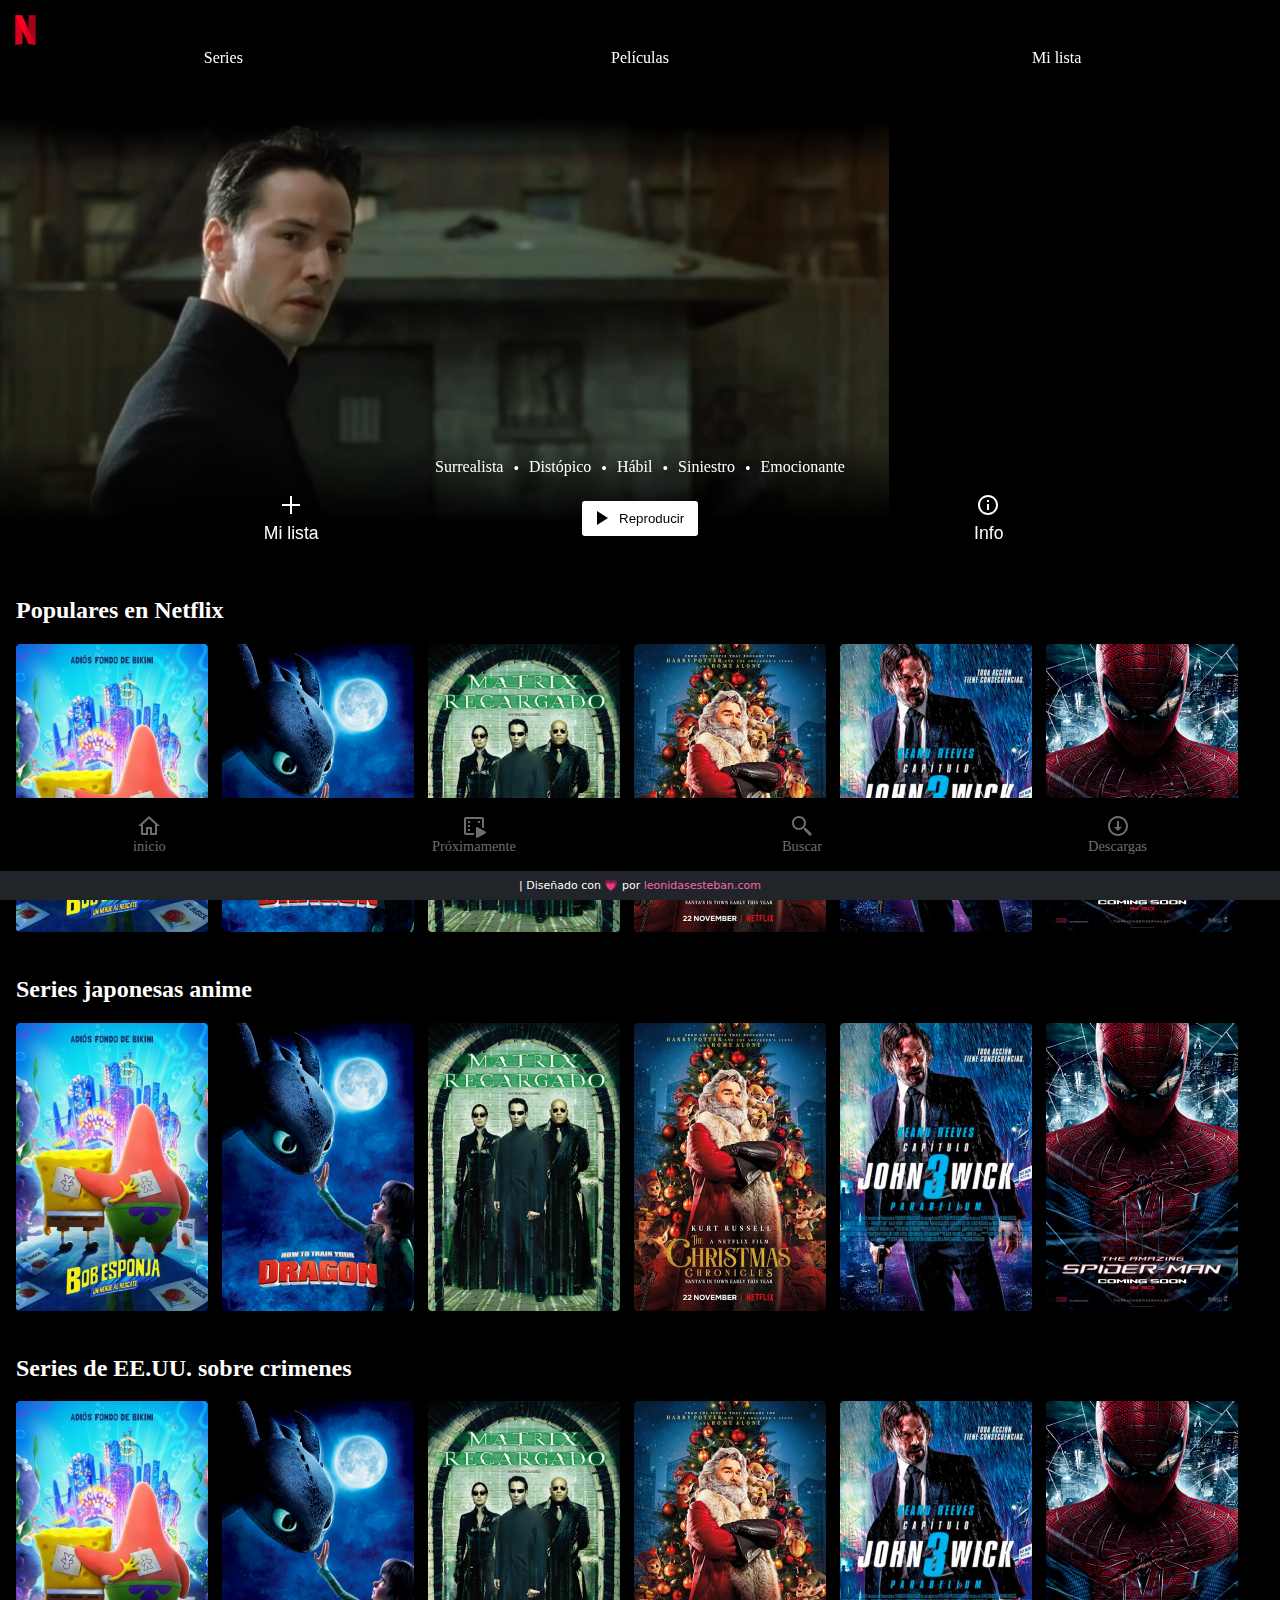
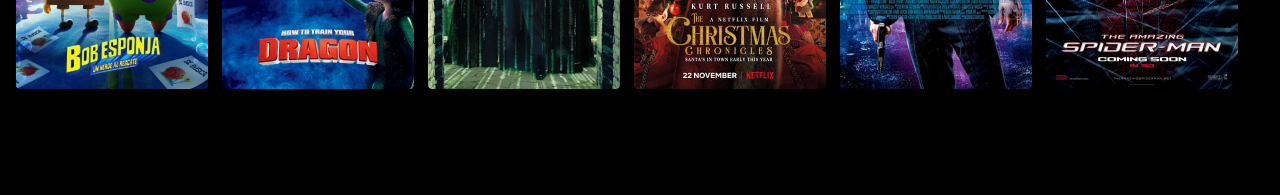
<file: index.html>
<!DOCTYPE html>
<html lang="en">
<head>
  <meta charset="UTF-8">
  <meta name="viewport" content="width=device-width, initial-scale=2.0">
  <link rel="icon" type="image/png" sizes="1x1" href="./images/png-transparent-logo-netflix-logos-and-brands-icon-thumbnail.png">
  <link rel="stylesheet" href="static/ccs/styles.css">
  <title>Home - Netflix</title>  
</head>
<body>
  <header class="header">  
    <img src="images/logo-netflix.png" height="30" alt="logo Netflix">
    <nav>
    <ul class="navigation"> 
      <li class="navigation-item"><a href="#">Series</a></li>
      <li class="navigation-item"><a href="#">Películas</a></li>
      <li class="navigation-item"><a href="#">Mi lista</a></li>
     </ul>
  </nav>
</header>
  
  
<div class="featured">
 <video muted loop autoplay height="500" src="images/matrix.mp4"></video>
  <div class="featured-details">
  <ul class= "tags"> 
 <li class= "tag"> 
   Surrealista
 </li>
 <li class="tag">
   Distópico
 </li>
 <li class="tag">
   Hábil
 </li>
 <li class="tag">
   Siniestro
 </li>
 <li class="tag">
  Emocionante
 </li>
</ul>
 <div class ="featured-actions">
   <button class="button-secondary icon-plus">Mi lista</button>
   <button class="button icon-play"> Reproducir</button>
   <a href="detalle-de-serie.html">
   <button class="button-secondary icon-info" >Info</button> 
  </a>

    
</div>
  </div>
    </div>

 <main>
  <div class="list"> 
  <h2  class="list-title">Populares en Netflix  </h2>
  <div class="list-content">
  <div class="list-item">
    <a href="#">
          <img src="./images/covers/bob.png" alt="Bob Esponja La Pelicula">
        </a>
      </div>
   <div class="list-item">
    <a href="#">    
      <img src="./images/covers/dragon.png" alt="Bob Esponja La Pelicula">
    </a>
  </div>
  <div class="list-item">
    <a href="#">
      <img src="./images/covers/matrix.png" alt="Bob Esponja La Pelicula">
    </a>
  </div>
  <div class="list-item">
    <a href="#">
      <img src="./images/covers/santa.png" alt="Bob Esponja La Pelicula">
    </a>
  </div>
  <div class="list-item">
    <a href="#">
      <img src="./images/covers/john.png" alt="Bob Esponja La Pelicula">
    </a>
  </div>
  <div class="list-item">
    <a href="#">
      <img src="./images/covers/spider-man.png" alt="Bob Esponja La Pelicula">
    </a>
  </div>
  </div>
</div>

<div class="list">
  <h2 class="list-tittle">Series japonesas anime </h2>
  <div class="list-content">
    <div class="list-item">
      <a href="#">
            <img src="./images/covers/bob.png" alt="Bob Esponja La Pelicula">
          </a>
        </div>
     <div class="list-item">
      <a href="#">    
        <img src="./images/covers/dragon.png" alt="Bob Esponja La Pelicula">
      </a>
    </div>
    <div class="list-item">
      <a href="#">
        <img src="./images/covers/matrix.png" alt="Bob Esponja La Pelicula">
      </a>
    </div>
    <div class="list-item">
      <a href="#">
        <img src="./images/covers/santa.png" alt="Bob Esponja La Pelicula">
      </a>
    </div>
    <div class="list-item">
      <a href="#">
        <img src="./images/covers/john.png" alt="Bob Esponja La Pelicula">
      </a>
    </div>
    <div class="list-item">
      <a href="#">
        <img src="./images/covers/spider-man.png" alt="Bob Esponja La Pelicula">
      </a>
    </div>
    </div>
</div>
<div class="list">
  <h2 class="list-tittle">Series de EE.UU. sobre crimenes</h2>
  <div class="list-content">
    <div class="list-item">
      <a href="#">
            <img src="./images/covers/bob.png" alt="Bob Esponja La Pelicula">
          </a>
        </div>
     <div class="list-item">
      <a href="#">    
        <img src="./images/covers/dragon.png" alt="Bob Esponja La Pelicula">
      </a>
    </div>
    <div class="list-item">
      <a href="#">
        <img src="./images/covers/matrix.png" alt="Bob Esponja La Pelicula">
      </a>
    </div>
    <div class="list-item">
      <a href="#">
        <img src="./images/covers/santa.png" alt="Bob Esponja La Pelicula">
      </a>
    </div>
    <div class="list-item">
      <a href="#">
        <img src="./images/covers/john.png" alt="Bob Esponja La Pelicula">
      </a>
    </div>
    <div class="list-item">
      <a href="#">
        <img src="./images/covers/spider-man.png" alt="Bob Esponja La Pelicula">
      </a>
    </div>
    </div>

</div>
    </main>

<footer class="footer"> 
   <ul class="tab-list"> 
    <li class="tab-item">
       <a href="#">
        <svg width="24" height="24" viewBox="0 0 24 24" fill="none" xmlns="http://www.w3.org/2000/svg">
          <path d="M12 2.09961L1 12H4V21H11V15H13V21H20V12H23L12 2.09961ZM12 4.79102L18 10.1914V11V19H15V13H9V19H6V10.1914L12 4.79102Z" fill="black"
           />
          </svg>
          <span>inicio</span>
        </a> 
      </li>

    <li class="tab-item"> 
      <a href="#">
      <svg width="24" height="24" viewBox="0 0 24 24" fill="none" xmlns="http://www.w3.org/2000/svg">
        <g clip-path="url(#clip0)">
        <path d="M4 3C2.897 3 2 3.897 2 5V19C2 20.103 2.897 21 4 21H12V19H4V5H20V13.2852L22 14.4082V5C22 3.897 21.103 3 20 3H4ZM6.00195 7V9H8V7H6.00195ZM16 7V9H18V7H16ZM6 11V13H8V11H6ZM15.0859 13C14.514 13.019 14 13.492 14 14.1445V22.8555C14 23.7255 14.9132 24.2764 15.6602 23.8574L23.4199 19.502C24.1939 19.067 24.1939 17.932 23.4199 17.498L15.6602 13.1426C15.4734 13.0378 15.2766 12.9937 15.0859 13ZM6 15V17H8V15H6Z" fill="black"/>
        </g>
        <defs>
        <clipPath id="clip0">
        <rect width="24" height="24"/>
        </clipPath>
        </defs>
        </svg>
         <span>Próximamente</span>
       </a>
   </li>

    <li class="tab-item"> 
      <a href="#">  
        <svg width="24" height="24" viewBox="0 0 24 24" fill="none" xmlns="http://www.w3.org/2000/svg">
        <path d="M9 2C5.14585 2 2 5.14585 2 9C2 12.8541 5.14585 16 9 16C10.748 16 12.345 15.348 13.5742 14.2812L14 14.707V16L20 22L22 20L16 14H14.707L14.2812 13.5742C15.348 12.345 16 10.748 16 9C16 5.14585 12.8541 2 9 2ZM9 4C11.7733 4 14 6.22673 14 9C14 11.7733 11.7733 14 9 14C6.22673 14 4 11.7733 4 9C4 6.22673 6.22673 4 9 4Z"fill="black"/>
        </svg>
        <span>Buscar</span>
      </a> 
    </li>

    <li class="tab-item">
      <a href="#"> 
        <svg width="24" height="24" viewBox="0 0 24 24" fill="none" xmlns="http://www.w3.org/2000/svg">
        <path d="M12 2C6.489 2 2 6.489 2 12C2 17.511 6.489 22 12 22C17.511 22 22 17.511 22 12C22 6.489 17.511 2 12 2ZM12 4C16.4301 4 20 7.56988 20 12C20 16.4301 16.4301 20 12 20C7.56988 20 4 16.4301 4 12C4 7.56988 7.56988 4 12 4ZM11 7V13H8L12 17L16 13H13V7H11Z" fill="black"/>
        </svg>
        <span>Descargas</span>
      </a>
    </li>
  </ul>

  <div class="credits">|
    Diseñado con 💗 por
    <a href="https://leonidasesteban.com/" target="_blank">leonidasesteban.com</a>
  </div>
</footer>
</body>
</html>
</file>
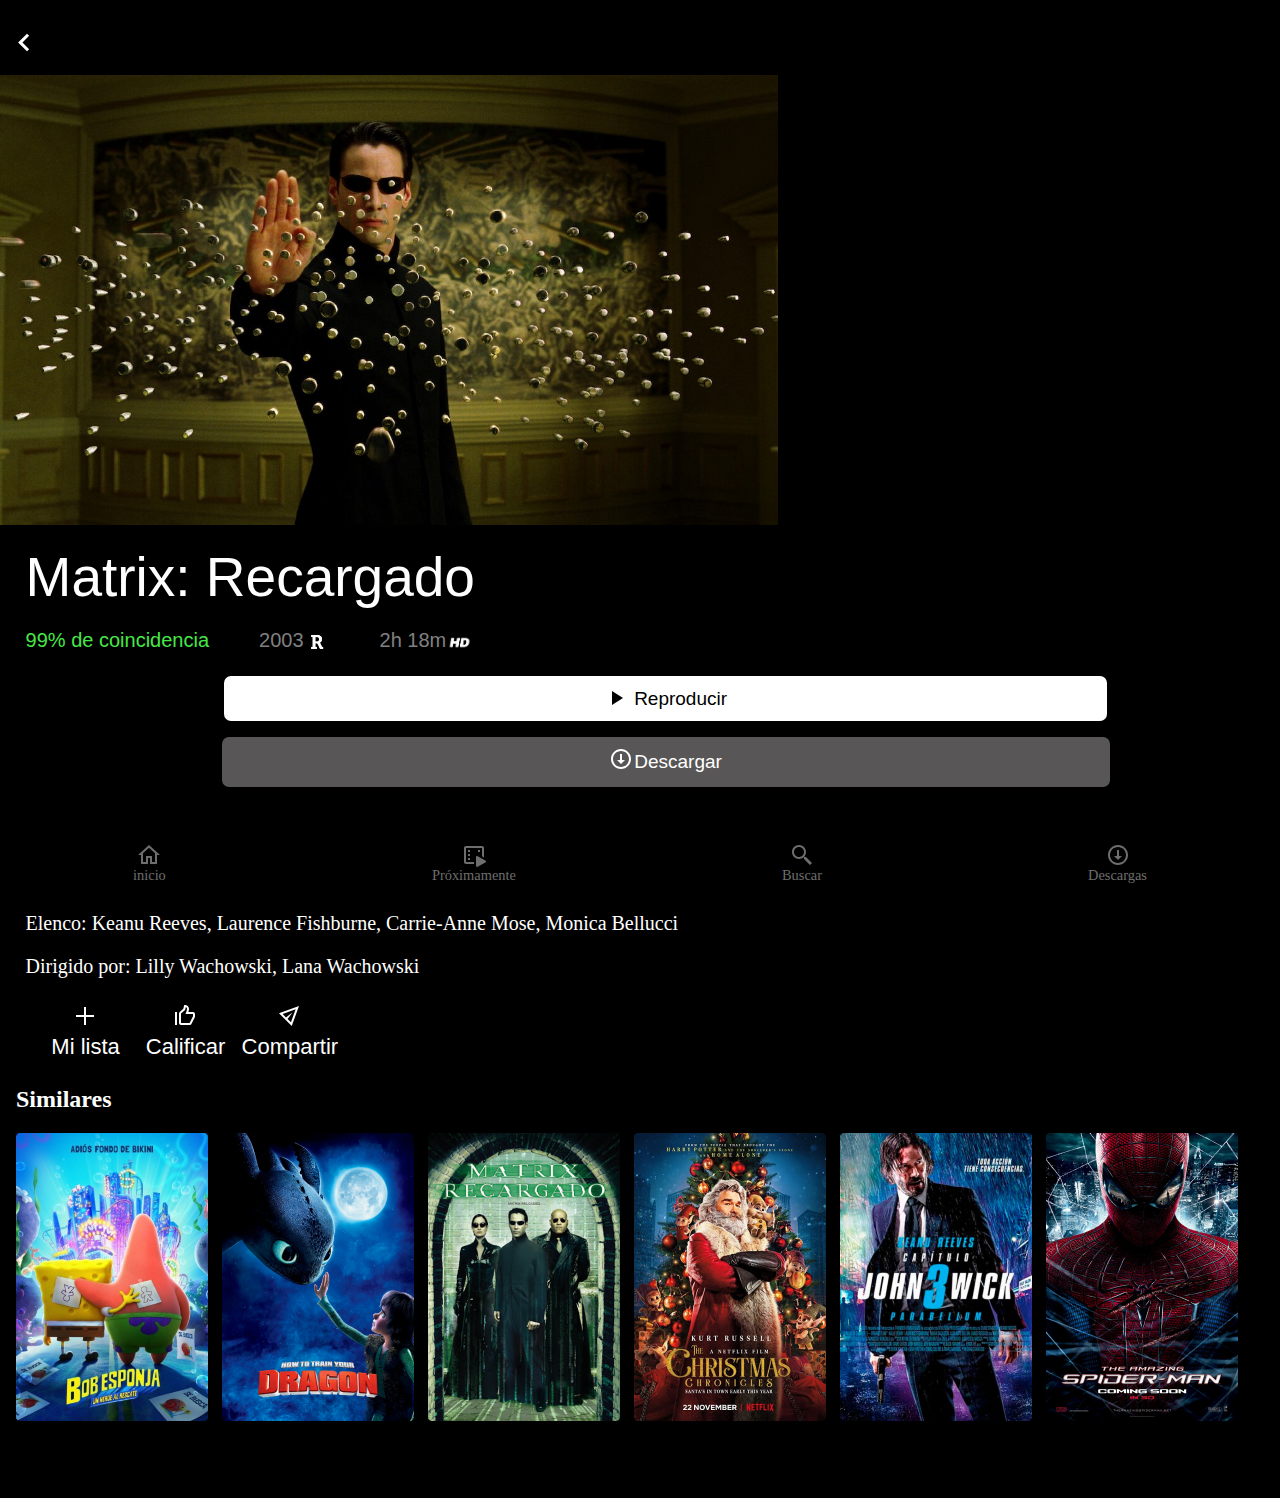
<file: detalle-de-serie.html>
<!DOCTYPE html>
<html lang="en">
<head>
  <meta charset="UTF-8">
  <meta name="viewport" content="width=device-width, initial-scale=1.0">
  <link rel="icon" type="image/png" sizes="32x32" href="./images/png-transparent-logo-netflix-logos-and-brands-icon-thumbnail.png">
  <link rel="stylesheet" href="static/ccs/details.css">
  <title>Matrix: Recargado-Netflix</title>
 </head>

 <body>
  <header class="header">
    <img src="images/icons/back.svg" height="35" alt="regresar">
  </header>

  <div class="featured">
    <img  height="450" src="images/icons/NEO.jpg"><img>
    <div class="featured-details">
      <ul class= "tag1">
        <li class= "tag"> 
          Matrix: Recargado
         </li>
        </ul>

         <ul class= "tag2">
        <li class= "tagx"> 
          99% de coincidencia
         </li>
        <li class = tagxx>
          2003
          <img height ="26" bottom="20" src ="images/icons/r.jpg"></li>
         
        <li class = tagxxx>
          2h 18m 
          <img height ="27" src ="images/icons/HDpng.webp"></li>
      </ul>
      <div class ="featured-actions">
        <button class="button icon-play">Reproducir</button></div>
        
        <div class ="featured-actions1">
        <button class="button-secondary icon-download"> Descargar</button>
      
    </div>
    </div>
  </div>

  <main>
       <div class="descripcion">
        <p class="text1"> 
          Neo, Morpheus, Trinity y el resto de la tripulación continúan en la lucha contra las máquinas que han esclavizado a la raza humana. Ahora más humanos han sido despertados e intentan vivir en el mundo real. A medida que aumentan en número, la batalla se acerca a Sion, la última ciudad real en el mundo y centro de la resistencia humana. Y tiene poco tiempo, muy poco tiempo..
        </p>
        <p class= text2>
          Elenco: Keanu Reeves, Laurence Fishburne, Carrie-Anne Mose, Monica Bellucci 
         </p>
         <p class= text2>
           Dirigido por: Lilly Wachowski, Lana Wachowski
         </p>
          <div class="botones">
          <button class="buttom2 icon-plus">Mi lista</button>
          <button class="buttom2 icon-like">Calificar</button>
          <button class="buttom2 icon-email-send">Compartir</button>
   
         </div>
       </div>

       <main>
        <div class="list"> 
        <h2  class="list-title">Similares  </h2>
        <div class="list-content">
        <div class="list-item">
          <a href="#">
                <img src="./images/covers/bob.png" alt="Bob Esponja La Pelicula">
              </a>
            </div>
         <div class="list-item">
          <a href="#">    
            <img src="./images/covers/dragon.png" alt="Bob Esponja La Pelicula">
          </a>
        </div>
        <div class="list-item">
          <a href="#">
            <img src="./images/covers/matrix.png" alt="Bob Esponja La Pelicula">
          </a>
        </div>
        <div class="list-item">
          <a href="#">
            <img src="./images/covers/santa.png" alt="Bob Esponja La Pelicula">
          </a>
        </div>
        <div class="list-item">
          <a href="#">
            <img src="./images/covers/john.png" alt="Bob Esponja La Pelicula">
          </a>
        </div>
        <div class="list-item">
          <a href="#">
            <img src="./images/covers/spider-man.png" alt="Bob Esponja La Pelicula">
          </a>
        </div>
        </div>
      </div>
       


  </main>




  

  
  

   

  
  

  


  <footer class="footer"> 
    <ul class="tab-list"> 
     <li class="tab-item">
        <a href="#">
         <svg width="24" height="24" viewBox="0 0 24 24" fill="none" xmlns="http://www.w3.org/2000/svg">
           <path d="M12 2.09961L1 12H4V21H11V15H13V21H20V12H23L12 2.09961ZM12 4.79102L18 10.1914V11V19H15V13H9V19H6V10.1914L12 4.79102Z" fill="black"
            />
           </svg>
           <span>inicio</span>
         </a> 
       </li>
 
     <li class="tab-item"> 
       <a href="#">
       <svg width="24" height="24" viewBox="0 0 24 24" fill="none" xmlns="http://www.w3.org/2000/svg">
         <g clip-path="url(#clip0)">
         <path d="M4 3C2.897 3 2 3.897 2 5V19C2 20.103 2.897 21 4 21H12V19H4V5H20V13.2852L22 14.4082V5C22 3.897 21.103 3 20 3H4ZM6.00195 7V9H8V7H6.00195ZM16 7V9H18V7H16ZM6 11V13H8V11H6ZM15.0859 13C14.514 13.019 14 13.492 14 14.1445V22.8555C14 23.7255 14.9132 24.2764 15.6602 23.8574L23.4199 19.502C24.1939 19.067 24.1939 17.932 23.4199 17.498L15.6602 13.1426C15.4734 13.0378 15.2766 12.9937 15.0859 13ZM6 15V17H8V15H6Z" fill="black"/>
         </g>
         <defs>
         <clipPath id="clip0">
         <rect width="24" height="24"/>
         </clipPath>
         </defs>
         </svg>
          <span>Próximamente</span>
        </a>
    </li>
 
     <li class="tab-item"> 
       <a href="#">  
         <svg width="24" height="24" viewBox="0 0 24 24" fill="none" xmlns="http://www.w3.org/2000/svg">
         <path d="M9 2C5.14585 2 2 5.14585 2 9C2 12.8541 5.14585 16 9 16C10.748 16 12.345 15.348 13.5742 14.2812L14 14.707V16L20 22L22 20L16 14H14.707L14.2812 13.5742C15.348 12.345 16 10.748 16 9C16 5.14585 12.8541 2 9 2ZM9 4C11.7733 4 14 6.22673 14 9C14 11.7733 11.7733 14 9 14C6.22673 14 4 11.7733 4 9C4 6.22673 6.22673 4 9 4Z"fill="black"/>
         </svg>
         <span>Buscar</span>
       </a> 
     </li>
 
     <li class="tab-item">
       <a href="#"> 
         <svg width="24" height="24" viewBox="0 0 24 24" fill="none" xmlns="http://www.w3.org/2000/svg">
         <path d="M12 2C6.489 2 2 6.489 2 12C2 17.511 6.489 22 12 22C17.511 22 22 17.511 22 12C22 6.489 17.511 2 12 2ZM12 4C16.4301 4 20 7.56988 20 12C20 16.4301 16.4301 20 12 20C7.56988 20 4 16.4301 4 12C4 7.56988 7.56988 4 12 4ZM11 7V13H8L12 17L16 13H13V7H11Z" fill="black"/>
         </svg>
         <span>Descargas</span>
       </a>
     </li>
   </ul>
  
</body>
</html>
</file>
<file: static/ccs/styles.css>
@font-face{ 
  font-family: 'Netfix';
  src: url('../../fonts/AvenirNextLTPro-Regular.otf');
  font-weight: 400;
  font-style: normal; 
  
}

@font-face{ 
  font-family: 'Netfix';
  src: url('../../fonts/AvenirNextLTPro-Bold.otf');
  font-weight: 700;
  font-style: normal; 

}


.credits {
    font-family: system-ui;
    background: #212429;
    font-size: 11px;
    color: white;
    padding: 0.5rem 0;
    text-align: center;
  }
  .credits a {
    color: #F865B0;
    text-decoration: none;
  }


body {
    background-color: black;
    color: white; 
    margin: 0;
    font-family: netflix;
    /*padding-bottom: 108px;*/
}

a{
    color: white;
    text-decoration: none ;
  }

  .header{ 
    /*border: 1px solidpurple;*/
    padding: 15px 15px 100px;
    position: relative;
    z-index: 2;
    background-image: linear-gradient(to bottom, black 0%, black 70%, rgba( 0,0,0, .5)85%, transparent 100% );

  }


.navigation-item { 
  list-style: none;
  /*border: 1px solid yellow;*/
  text-align: center;
}

.navigation{ 
 padding: 0;
 margin: 0;
 /*border: 1px solid red;*/
 display: grid;
 grid-auto-columns: 100px;
 grid-auto-flow: column;
 justify-content: space-around;
}

.featured{
  display: flex;
  margin-top: -90px;
  position: relative;
  overflow: hidden;
  
}

.featured-details{ 
  /*border: 1px solid red;*/
  position: absolute;
  bottom: 0; 
  left: 0%; 
  right:0%;
  background-image: linear-gradient(to top, black 0%, black 40%, transparent 100%); 
}

.tags {
  /*border: 1px solid white;*/
  display: flex; 
  justify-content: center ;
  gap: 10px; 
  list-style: none;
  padding:0;
  cursor: pointer; 
  
}

.tag{ 
 /*border: 1px solid red;*/
 display: flex; 
}

.tag:before{ 
content: '•';
margin-right: 10px; 
position: relative; 
top: 2px; 
}

.tag:first-child::before{ 
  display: none; 
}

.featured-actions{
  /*height: 100px; */
display: flex; 
justify-content: space-evenly;
align-items: center ;
padding-bottom: 2em;
}

.button {
  /*border: 1px solid blue; */
  background: white ;
  display: flex; 
  align-items: center;
  padding: 5px 1em 5px .5em;
  border:none;
  border-radius: 3px;
  cursor: pointer; 
}

.button::before{
  /*border:1px solid red;*/
  content: '';
  display: inline-block; 
  width: 25px;
  height: 25px;
  margin-right: 5px;
}

.button-secondary {
  background: none;
  color: white;
  /*border: 1px solid red;*/
  font-size: 1.1em;
  min-width: 100px;
  cursor: pointer; 
  border:none; 
  
}


.button-secondary::before{ 
  content:'';
  display: block;
 /*border: 1px solid green;*/
 width: 25px;
 height: 25px;
 margin: auto;
 margin-bottom: 5px;
}

.icon-plus::before{
 background: url('../../images/icons/plus.svg');
}

.icon-play::before{
  background: url('../../images/icons/play.svg');
 }

 .icon-info::before{
  background: url('../../images/icons/info.svg');
 }








 

 .list-content{
   /*border: 1px solid red; */
   white-space: nowrap;
   overflow-x:auto;
 }

 .list-item{
  display:inline-block;
  margin-left: 10px;
 }
 .list-item1{
  display:FLEX;
  margin-left: 10px;
 }

.list-item:first-child{ 
  margin:0;
}

.list{
  /*border: 1px solid green; */
  padding: 0 1em; 
}

main{ 
/*border: 1px solid red; */
display: flex;
flex-direction: column ;
gap: 20px; 

}
.footer{
  /*border: 1px solid red; */
  position: sticky ;
  bottom: 0;
  left: 0;
  right: 0;
  background: black;
  padding: 1em 0 0;

}

.tab-list { 
  /*border: 1px solid green; */
  margin: 0; 
  padding: 0;
  display: grid; 
  grid-auto-flow: column;
  list-style: none ;
  color: #6e6e6e; 
  padding-bottom: 1em;
}

.tab-list a{ 
  color: #6e6e6e; 
}

.tab-item{ 
  /*border: 1px solid purple; */
  text-align: center;
  font-size: .9em;
}

.tab-item svg{ 
  display: block; 
  /*border: 1px solid red; */
  margin: auto; 

}
 
.tab-item path{ 
  fill:#6e6e6e; 
}

.tab-item:hover :is(path, span){ 
  fill: white; 
  color: white; 

}
</file>
<file: static/ccs/details.css>
@font-face{ 
    font-family: 'Netfix';
    src: url('../../fonts/AvenirNextLTPro-Regular.otf');
    font-weight: 400;
    font-style: normal; 
    
  }
  
  @font-face{ 
    font-family: 'Netfix';
    src: url('../../fonts/AvenirNextLTPro-Bold.otf');
    font-weight: 700;
    font-style: normal; 
  
  }

.credits {
    font-family: system-ui;
    background: #212429;
    font-size: 11px;
    color: white;
    padding: 0.5rem 0;
    text-align: center;
  }  

  .credits a {
    color: #F865B0;
    text-decoration: none;}

  body {
      background-color: black;
      color: white; 
      margin: 0;
      font-family: netflix;
      padding-bottom: 108;
  }
  
  a{
      color: white;
      text-decoration: none ;
    }

    .header{ 
      /*border: 1px solidpurple;*/
      padding: 25px 8px 1px;
      position: relative;
    }

    .featured{
      margin-top: 10px;
      position: relative;
      overflow: hidden;
      font-family: 'Franklin Gothic Medium', 'Arial Narrow', Arial, sans-serif;
      
    }
    .featured-details{ 
      /*border: 1px solid red;*/
      position: relative;
      bottom: 0; 
      left: 2%; 
      right:0%;
      top: 5%;      
    }

    .tag1 {
      /*border: 1px solid white;*/
      display: list-item; 
      justify-content: left ;
      list-style: none;
      padding:0;
      
    }

    .tag{ 
      /*border: 1px solid red;*/
      display: flex; 
     position: relative; 
     font-size:55px;
     }
     
     
     .tag2 {
      /*border: 1px solid white;*/
      display: flex; 
      justify-content: left ;
      list-style: none;
      padding:0;
      gap: 50px;
      font-size:20px;
      
    }
    .tagx {
      /*border: 1px solid white;*/
      display: flex;
      list-style: none;
      padding:0;
      color: rgb(71, 231, 71);}

      .tagxx{
        /*border: 1px solid white;*/
        display: flex;   
        padding:0px;
        color: gray;}

      .tagxxx {
        /*border: 1px solid white;*/
        display:flex; 
        padding:0px;
        color: gray;}
      
   
    .featured-actions{
      /*height: 100px; */
    display: flex; 
    justify-content: space-evenly;
    align-items: right ;
    padding-bottom: 1em;
    
    }

    
    .button {
      /*border: 1px solid blue; */
      background: white ;
      color: black;
      display: flex; 
      align-items: center;
      padding: 10px 20em 10px 20em;
      border:none;
      border-radius: 7px;
      cursor: pointer; 
      font-family: 'Franklin Gothic Medium', 'Arial Narrow', Arial, sans-serif;
      font-size:19px;
      
      
    }

    .button::before{
      /*border:1px solid red;*/
      content: '';
      display: inline-block; 
      width: 25px;
      height: 25px;
      margin-right: 5px;
    }
    

    .featured-actions1{
      /*height: 100px; */
    display: flex; 
    justify-content: space-evenly;
    align-items: center ;
    padding-bottom: 1em;
    
    }

    .button-secondary{
      /*border: 1px solid blue; */
      background: rgb(88, 86, 86) ;
      color: white;
      display: flex; 
      justify-content: center;
      align-items: center;
      padding: 10px 20.4em 10px 20.4em;
      border:none;
      border-radius: 7px;
      cursor: pointer; 
      font-family: 'Franklin Gothic Medium', 'Arial Narrow', Arial, sans-serif;
      font-size:19px;
    }
    
    .button-secondary::before{ 
      content:'';
      display: block;
     /*border: 1px solid green;*/
     width: 25px;
     height: 25px;
     margin: auto;
     margin-bottom: 5px;
    }
    .icon-play::before{
      background: url('../../images/icons/play.svg');
     }
     
     .icon-download::before{
       background: url('../../images/icons/dowload.svg');
      }
     
      .descripcion{ 
        font-size: 20px;
        min-height: 10px;
        margin-left: 2%;
        
      }
        
     .botones{ 
        /*border: 1px solid blue; */
        display: flex; 
        align-items: center;
        padding: 5px 1em 5px .5em;
        border:none;
        border-radius: 3px;
        cursor: pointer; 
      }
     
      .buttom2 {
        Background: none;
        color: white;
        /*border: 1px solid red;*/
        font-size: 1.1em;
        min-width: 100px;
        cursor: pointer; 
        border:none; 
      }
      
      
      .buttom2::before{ 
        content:'';
        display: block;
       /*border: 1px solid green;*/
       width: 25px;
       height: 25px;
       margin: auto;
       margin-bottom: 5px;
      }

      .icon-plus::before{
        background: url('../../images/icons/plus.svg');
       }
       
       .icon-like::before{
         background: url('../../images/icons/like.svg');
        }
       
        .icon-email-send::before{
         background: url('../../images/icons/email-send.svg');
        }


  .footer{
    /*border: 1px solid red; */
    position: sticky ;
    bottom: 0;
    left: 0;
    right: 0;
    background: black;
    padding: 1em 0 0;
  
  }
  
  .tab-list { 
    /*border: 1px solid green; */
    margin: 0; 
    padding: 0;
    display: grid; 
    grid-auto-flow: column;
    list-style: none ;
    color: #6e6e6e; 
    padding-bottom: 1em;
  }
  
  .tab-list a{ 
    color: #6e6e6e; 
  }
  
  .tab-item{ 
    /*border: 1px solid purple; */
    text-align: center;
    font-size: .9em;
  }
  
  .tab-item svg{ 
    display: block; 
    /*border: 1px solid red; */
    margin: auto; 
  
  }
   
  .tab-item path{ 
    fill:#6e6e6e; 
  }
  
  .tab-item:hover :is(path, span){ 
    fill: white; 
    color: white; 
  
  }

  
 .list-content{
   /*border: 1px solid red; */
   white-space: nowrap;
   overflow-x:auto;
 }

 .list-item{
  display:inline-block;
  margin-left: 10px;
 }

.list-item:first-child{ 
  margin:0;
}

.list{
  /*border: 1px solid green; */
  padding: 0 1em; 
}
</file>
